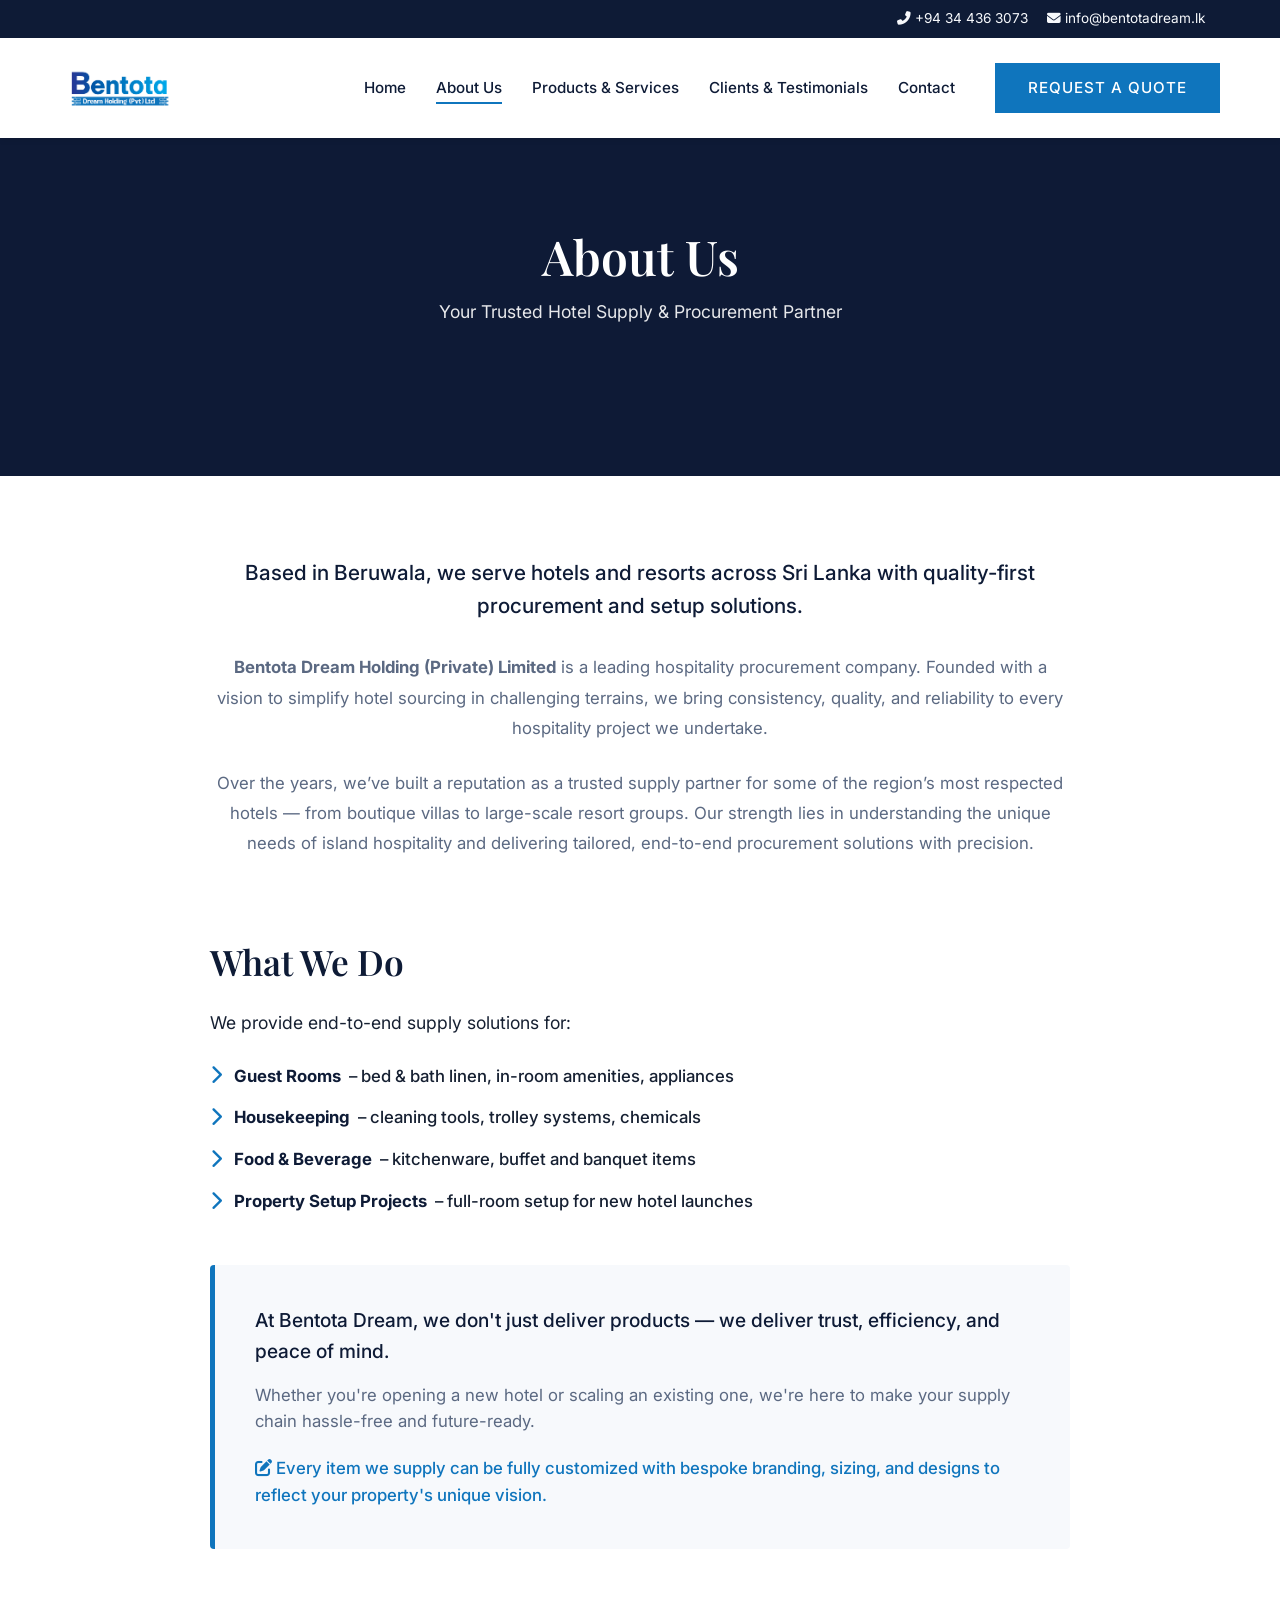
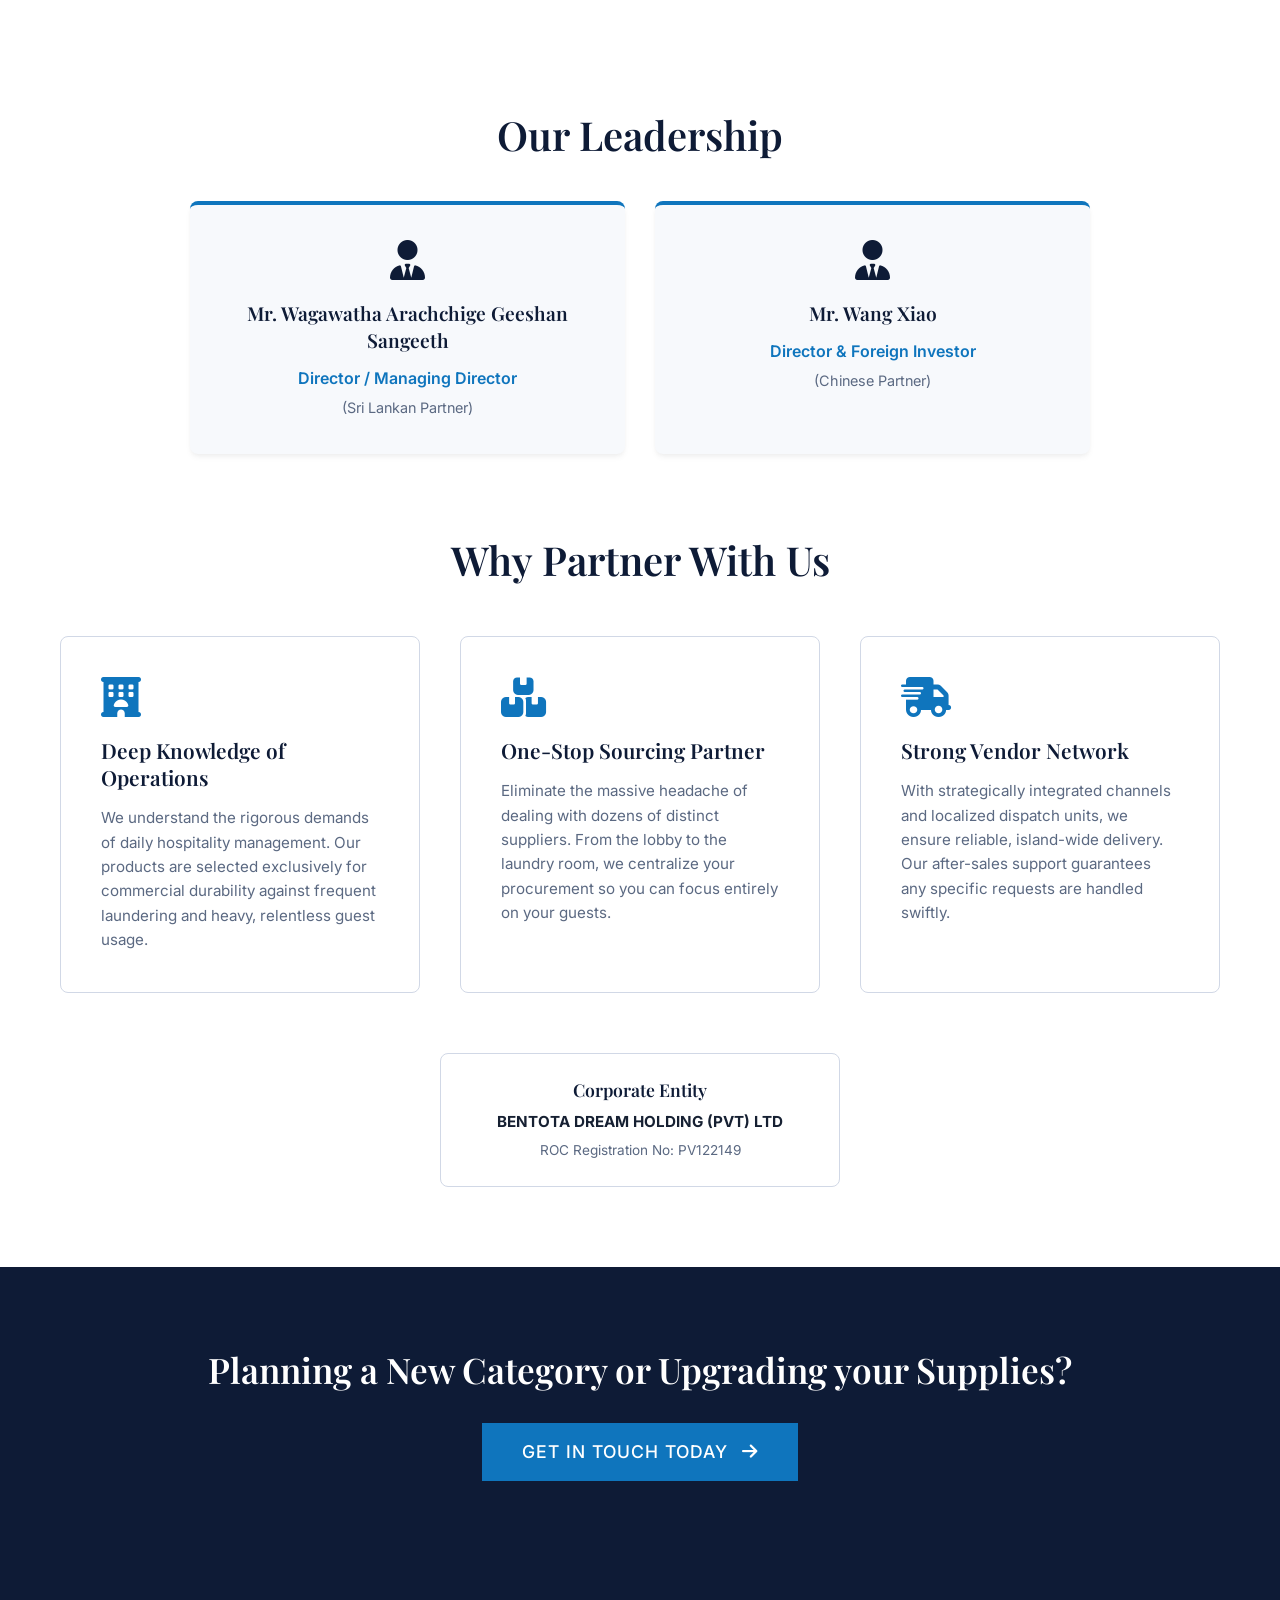
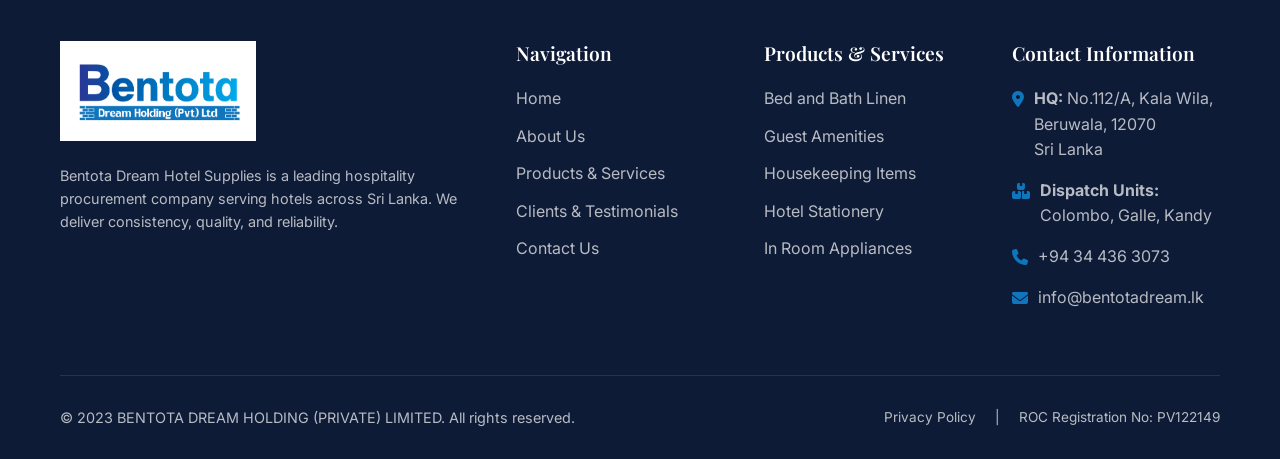
<file: about.html>
<!DOCTYPE html>
<html lang="en">

<head>
    <meta charset="UTF-8">
    <meta name="viewport" content="width=device-width, initial-scale=1.0">
    <title>About Us | Bentota Dream Hotel Supplies</title>
    <meta name="description"
        content="Learn about BENTOTA DREAM HOLDING (PRIVATE) LIMITED, your dependable Sri Lanka-based hospitality supply and procurement partner.">
    <link rel="stylesheet" href="assets/css/style.css">
    <link rel="stylesheet" href="https://cdnjs.cloudflare.com/ajax/libs/font-awesome/6.4.0/css/all.min.css">
    <link rel="icon" type="image/png" href="images/favicon.png">
    <style>
        header {
            top: 38px;
        }

        header.scrolled {
            top: 0;
        }

        .values-grid {
            display: grid;
            grid-template-columns: repeat(auto-fit, minmax(300px, 1fr));
            gap: 40px;
        }

        .value-card {
            padding: 40px;
            border-radius: 8px;
            text-align: left;
            transition: var(--transition);
        }

        .value-card:hover {
            transform: translateY(-5px);
            box-shadow: var(--shadow-md);
        }

        .value-card i {
            font-size: 2.5rem;
            margin-bottom: 20px;
        }

        .value-card h4 {
            font-size: 1.3rem;
            margin-bottom: 15px;
        }

        .value-card p {
            font-size: 0.95rem;
            line-height: 1.6;
        }

        .legal-box {
            background: var(--white);
            border: 1px solid var(--border-color);
            padding: 25px;
            border-radius: 8px;
            text-align: center;
        }

        .page-banner {
            margin-top: 38px;
        }

        @media (max-width: 992px) {
            header {
                top: 0;
            }

            .top-bar {
                display: none;
            }

            .page-banner {
                margin-top: 0;
            }
        }
    </style>
</head>

<body>

    <!-- Top Bar -->
    <div class="top-bar">
        <div class="container" style="display: flex; justify-content: flex-end; align-items: center;">
            <div>
                <a href="tel:+94344363073"><i class="fas fa-phone-alt"></i> +94 34 436 3073</a>
                <a href="mailto:info@bentotadream.lk"><i class="fas fa-envelope"></i> info@bentotadream.lk</a>
            </div>
        </div>
    </div>

    <!-- Header Navigation -->
    <header class="scrolled">
        <div class="container navbar">
            <a href="home" class="logo-link"><img src="images/logo.jpg" alt="Bentota Dream Logo"></a>

            <nav class="nav-links">
                <a href="home" class="nav-link">Home</a>
                <a href="about" class="nav-link active">About Us</a>
                <a href="products" class="nav-link">Products & Services</a>
                <a href="clients" class="nav-link">Clients & Testimonials</a>
                <a href="contact" class="nav-link">Contact</a>
                <a href="contact" class="btn btn-primary" style="margin-left: 10px;">Request a Quote</a>
            </nav>

            <button class="hamburger">
                <i class="fas fa-bars"></i>
            </button>
        </div>
    </header>

    <!-- Page Banner -->
    <div class="page-banner">
        <div class="page-banner-content container">
            <h1>About Us</h1>
            <p>Your Trusted Hotel Supply & Procurement Partner</p>
        </div>
    </div>

    <!-- Intro Narrative -->
    <section class="section section-light" style="padding-bottom: 40px;">
        <div class="container" style="max-width: 900px; text-align: center;">
            <p style="font-size: 1.3rem; color: var(--primary); margin-bottom: 30px; font-weight: 500;">
                Based in Beruwala, we serve hotels and resorts across Sri Lanka with quality-first procurement and setup
                solutions.
            </p>

            <p style="color: var(--text-light); margin-bottom: 25px; font-size: 1.05rem; line-height: 1.8;">
                <strong>Bentota Dream Holding (Private) Limited</strong> is a leading hospitality procurement company.
                Founded with a vision to simplify hotel sourcing in challenging terrains, we bring consistency, quality,
                and reliability to every hospitality project we undertake.
            </p>

            <p style="color: var(--text-light); font-size: 1.05rem; line-height: 1.8;">
                Over the years, we’ve built a reputation as a trusted supply partner for some of the region’s most
                respected hotels — from boutique villas to large-scale resort groups. Our strength lies in understanding
                the unique needs of island hospitality and delivering tailored, end-to-end procurement solutions with
                precision.
            </p>
        </div>
    </section>

    <!-- What We Do -->
    <section class="section" style="background-color: var(--white); padding-top: 40px;">
        <div class="container" style="max-width: 900px;">
            <h2 style="font-size: 2.2rem; margin-bottom: 25px; color: var(--primary);">What We Do</h2>
            <p style="margin-bottom: 25px; font-size: 1.1rem; color: var(--text-dark);">We provide end-to-end supply
                solutions for:</p>

            <ul class="why-us-list" style="margin-top: 0; font-size: 1.1rem;">
                <li style="margin-bottom: 15px;"><i class="fas fa-chevron-right" style="color: var(--secondary);"></i>
                    <span style="margin-right: 8px; color: var(--primary);"><strong>Guest Rooms</strong></span> – bed &
                    bath linen, in-room amenities, appliances</li>
                <li style="margin-bottom: 15px;"><i class="fas fa-chevron-right" style="color: var(--secondary);"></i>
                    <span style="margin-right: 8px; color: var(--primary);"><strong>Housekeeping</strong></span> –
                    cleaning tools, trolley systems, chemicals</li>
                <li style="margin-bottom: 15px;"><i class="fas fa-chevron-right" style="color: var(--secondary);"></i>
                    <span style="margin-right: 8px; color: var(--primary);"><strong>Food & Beverage</strong></span> –
                    kitchenware, buffet and banquet items</li>
                <li style="margin-bottom: 15px;"><i class="fas fa-chevron-right" style="color: var(--secondary);"></i>
                    <span style="margin-right: 8px; color: var(--primary);"><strong>Property Setup
                            Projects</strong></span> – full-room setup for new hotel launches</li>
            </ul>

            <div
                style="margin-top: 50px; padding: 40px; background: var(--bg-color); border-left: 5px solid var(--secondary); border-radius: 4px;">
                <p style="font-size: 1.2rem; color: var(--primary); margin-bottom: 15px; font-weight: 500;">At Bentota
                    Dream, we don't just deliver products — we deliver trust, efficiency, and peace of mind.</p>
                <p style="margin-bottom: 20px; color: var(--text-light); font-size: 1.05rem;">Whether you're opening a new
                    hotel or scaling an existing one, we're here to make your supply chain hassle-free and future-ready.
                </p>
                <p style="margin-bottom: 0; color: var(--secondary); font-size: 1.05rem; font-weight: 500;">
                    <i class="fas fa-edit"></i> Every item we supply can be fully customized with bespoke branding, sizing, and designs to reflect your property's unique vision.
                </p>
            </div>
        </div>
    </section>
 
    <!-- Leadership Section -->
    <section class="section" style="background-color: var(--white); padding-bottom: 0;">
        <div class="container">
            <h2 class="section-title text-center">Our Leadership</h2>
            <div style="display: grid; grid-template-columns: repeat(auto-fit, minmax(300px, 1fr)); gap: 30px; margin-top: 40px; max-width: 900px; margin-left: auto; margin-right: auto;">
                <!-- Director 1 -->
                <div style="background: var(--bg-color); padding: 35px 25px; border-radius: 8px; border-top: 4px solid var(--secondary); text-align: center; box-shadow: var(--shadow-sm);">
                    <i class="fas fa-user-tie" style="font-size: 2.5rem; color: var(--primary); margin-bottom: 20px;"></i>
                    <h3 style="font-size: 1.2rem; color: var(--primary); margin-bottom: 12px; line-height: 1.4;">Mr. Wagawatha Arachchige Geeshan Sangeeth</h3>
                    <p style="color: var(--secondary); font-weight: 600; margin-bottom: 5px; font-size: 1rem;">Director / Managing Director</p>
                    <p style="font-size: 0.9rem; color: var(--text-light); margin-bottom: 0;">(Sri Lankan Partner)</p>
                </div>
                <!-- Director 2 -->
                <div style="background: var(--bg-color); padding: 35px 25px; border-radius: 8px; border-top: 4px solid var(--secondary); text-align: center; box-shadow: var(--shadow-sm);">
                    <i class="fas fa-user-tie" style="font-size: 2.5rem; color: var(--primary); margin-bottom: 20px;"></i>
                    <h3 style="font-size: 1.2rem; color: var(--primary); margin-bottom: 12px; line-height: 1.4;">Mr. Wang Xiao</h3>
                    <p style="color: var(--secondary); font-weight: 600; margin-bottom: 5px; font-size: 1rem;">Director & Foreign Investor</p>
                    <p style="font-size: 0.9rem; color: var(--text-light); margin-bottom: 0;">(Chinese Partner)</p>
                </div>
            </div>
        </div>
    </section>
 
    <!-- Why Us -->
    <section class="section section-light">
        <div class="container">
            <h2 class="section-title text-center">Why Partner With Us</h2>

            <div class="values-grid" style="margin-top: 50px;">
                <div class="value-card"
                    style="background: var(--white); border: 1px solid var(--border-color); color: var(--text-dark);">
                    <i class="fas fa-hotel" style="color: var(--secondary);"></i>
                    <h4 style="color: var(--primary);">Deep Knowledge of Operations</h4>
                    <p style="color: var(--text-light);">We understand the rigorous demands of daily hospitality
                        management. Our products are selected exclusively for commercial durability against frequent
                        laundering and heavy, relentless guest usage.</p>
                </div>

                <div class="value-card"
                    style="background: var(--white); border: 1px solid var(--border-color); color: var(--text-dark);">
                    <i class="fas fa-boxes" style="color: var(--secondary);"></i>
                    <h4 style="color: var(--primary);">One-Stop Sourcing Partner</h4>
                    <p style="color: var(--text-light);">Eliminate the massive headache of dealing with dozens of
                        distinct suppliers. From the lobby to the laundry room, we centralize your procurement so you
                        can focus entirely on your guests.</p>
                </div>

                <div class="value-card"
                    style="background: var(--white); border: 1px solid var(--border-color); color: var(--text-dark);">
                    <i class="fas fa-truck-fast" style="color: var(--secondary);"></i>
                    <h4 style="color: var(--primary);">Strong Vendor Network</h4>
                    <p style="color: var(--text-light);">With strategically integrated channels and localized dispatch
                        units, we ensure reliable, island-wide delivery. Our after-sales support guarantees any specific
                        requests are handled swiftly.</p>
                </div>
            </div>

            <div class="legal-box" style="max-width: 400px; margin: 60px auto 0;">
                <h3 style="margin-bottom: 8px; font-size: 1.1rem; color: var(--primary);">Corporate Entity</h3>
                <p style="color: var(--text-dark); font-size: 0.95rem;"><strong>BENTOTA DREAM HOLDING (PVT) LTD</strong>
                </p>
                <p style="color: var(--text-light); font-size: 0.85rem; margin-top: 5px;">ROC Registration No: PV122149
                </p>
            </div>
        </div>
    </section>

    <!-- CTA Setup -->
    <section class="cta-band" style="background: var(--primary); padding: 80px 0;">
        <div class="container text-center">
            <h2 style="font-size: 2.2rem; margin-bottom: 30px; color: var(--white);">Planning a New Category or
                Upgrading your Supplies?</h2>
            <a href="contact" class="btn btn-primary"
                style="background-color: var(--secondary); border: none; padding: 15px 40px; font-size: 1.1rem; text-transform: uppercase; letter-spacing: 1px;">Get
                in Touch Today <i class="fas fa-arrow-right" style="margin-left: 8px;"></i></a>
        </div>
    </section>

    <!-- Footer -->
    <footer>
        <div class="container">
            <div class="footer-grid">
                <div class="footer-col" style="grid-column: span 1;">
                    <a href="home" class="footer-logo"><img src="images/logo.jpg" alt="Bentota Dream Logo"></a>
                    <p style="font-size: 0.9rem;">Bentota Dream Hotel Supplies is a leading hospitality procurement
                        company serving hotels across Sri Lanka. We deliver consistency, quality, and reliability.</p>

                </div>

                <div class="footer-col">
                    <h3>Navigation</h3>
                    <ul class="footer-links">
                        <li><a href="home">Home</a></li>
                        <li><a href="about">About Us</a></li>
                        <li><a href="products">Products & Services</a></li>
                        <li><a href="clients">Clients & Testimonials</a></li>
                        <li><a href="contact">Contact Us</a></li>
                    </ul>
                </div>

                <div class="footer-col">
                    <h3>Products & Services</h3>
                    <ul class="footer-links">
                        <li><a href="products">Bed and Bath Linen</a></li>
                        <li><a href="products">Guest Amenities</a></li>
                        <li><a href="products">Housekeeping Items</a></li>
                        <li><a href="products">Hotel Stationery</a></li>
                        <li><a href="products">In Room Appliances</a></li>

                    </ul>
                </div>

                <div class="footer-col">
                    <h3>Contact Information</h3>
                    <ul class="footer-contact">
                        <li>
                            <i class="fas fa-map-marker-alt"></i>
                            <span><strong>HQ:</strong> No.112/A, Kala Wila, Beruwala, 12070<br>Sri Lanka</span>
                        </li>
                        <li>
                            <i class="fas fa-boxes"></i>
                            <span><strong>Dispatch Units:</strong> Colombo, Galle, Kandy</span>
                        </li>
                        <li>
                            <i class="fas fa-phone"></i>
                            <span>+94 34 436 3073</span>
                        </li>
                        <li>
                            <i class="fas fa-envelope"></i>
                            <span>info@bentotadream.lk</span>
                        </li>
                    </ul>
                </div>
            </div>

            <div class="footer-bottom"
                style="display: flex; justify-content: space-between; align-items: center; flex-wrap: wrap;">
                <p>&copy; 2023 BENTOTA DREAM HOLDING (PRIVATE) LIMITED. All rights reserved.</p>
                <div style="font-size: 0.85rem;">
                    <a href="#" style="color: rgba(255,255,255,0.7); margin-right: 15px;">Privacy Policy</a> |
                    <span style="margin-left: 15px;">ROC Registration No: PV122149</span>
                </div>
            </div>
        </div>
    </footer>

    <script src="assets/js/main.js"></script>
    <script>
        document.querySelector('header').classList.add('scrolled');
        window.addEventListener('scroll', () => {
            const header = document.querySelector('header');
            if (window.scrollY > 38 && window.innerWidth > 992) {
                header.classList.add('scrolled');
            } else {
                header.classList.remove('scrolled');
                if (window.scrollY <= 38) header.classList.add('scrolled');
            }
        });
    </script>
</body>

</html>
</file>
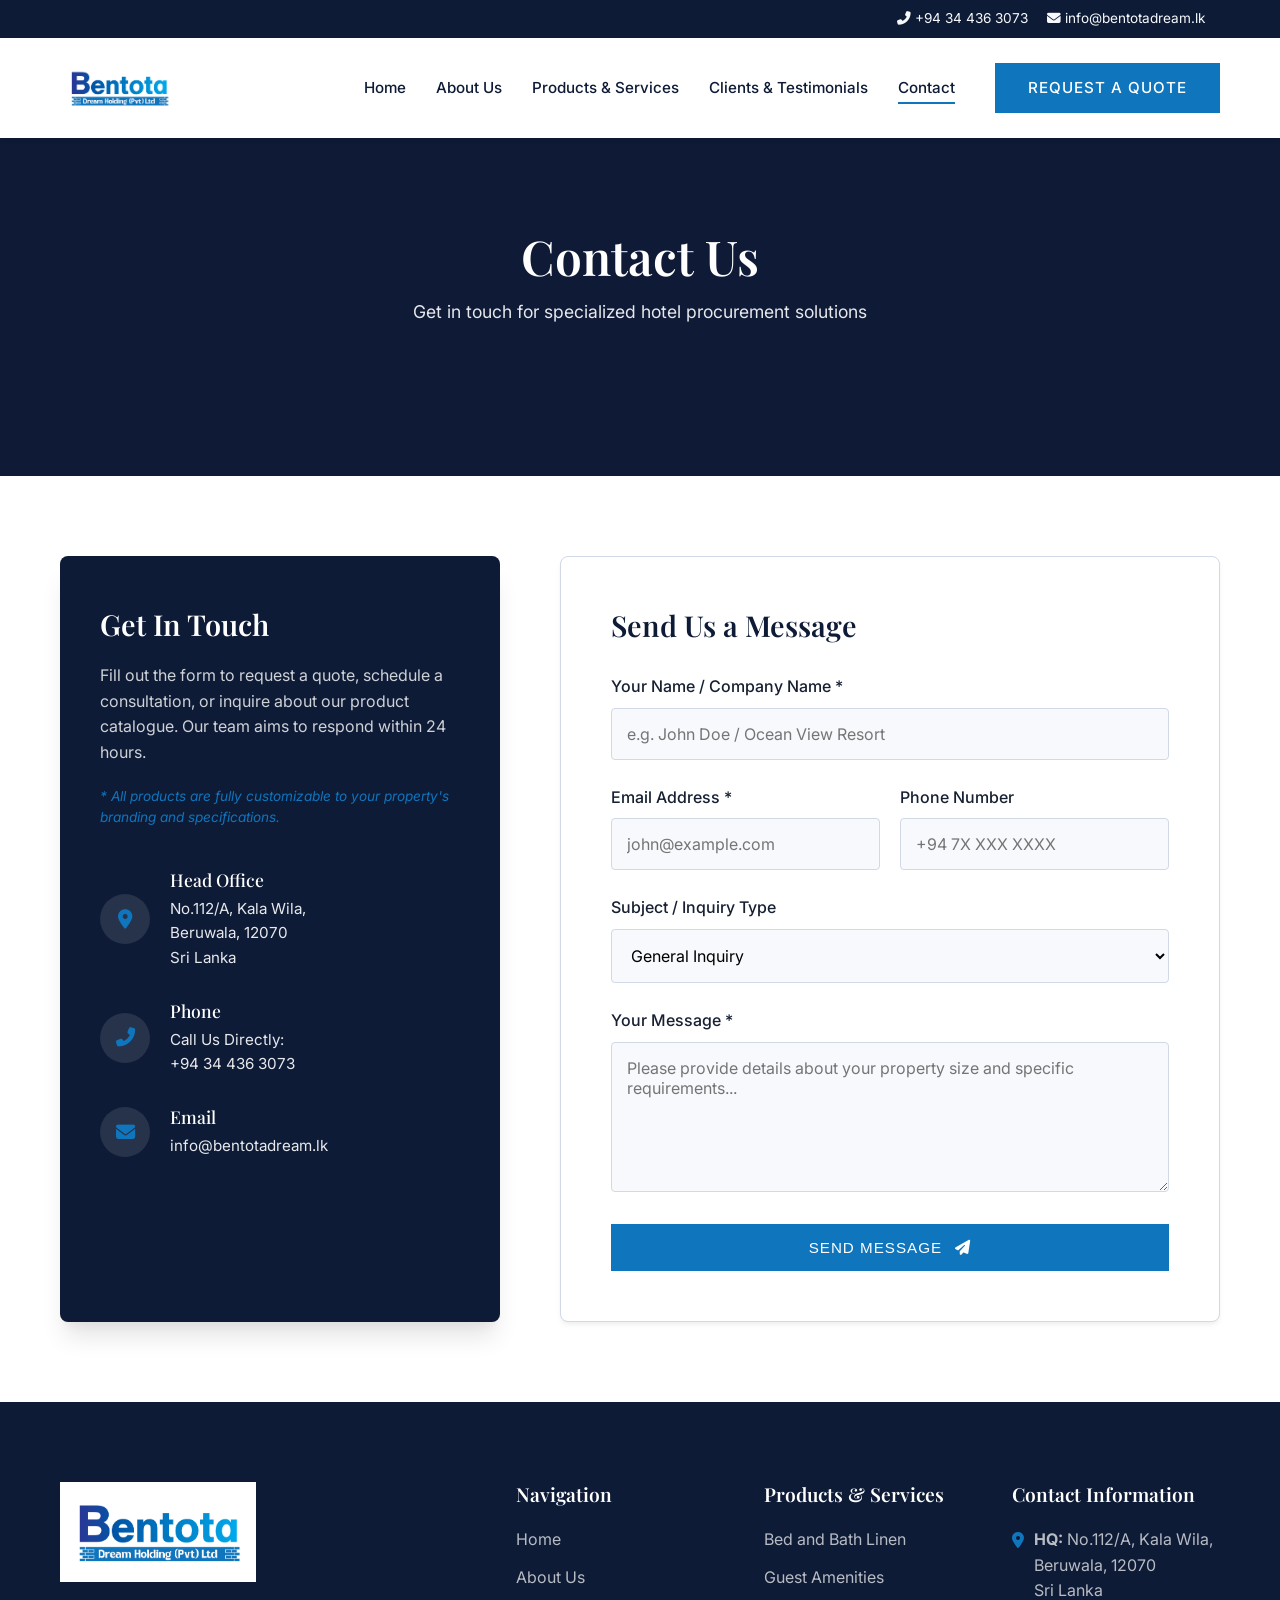
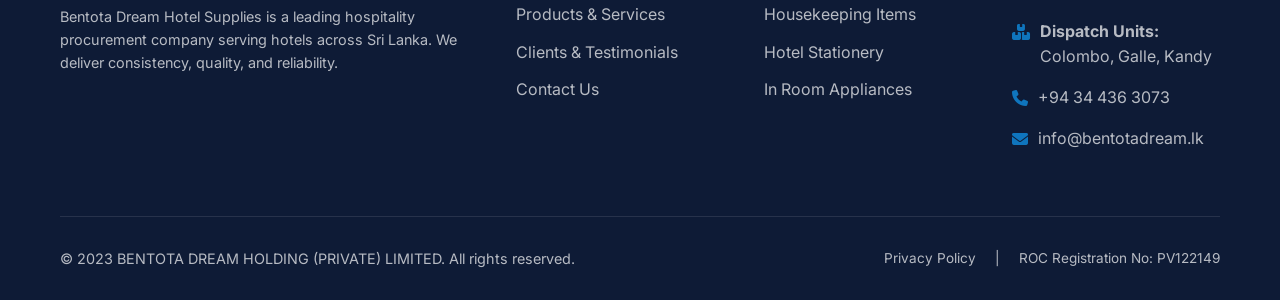
<file: contact.html>
<!DOCTYPE html>
<html lang="en">

<head>
    <meta charset="UTF-8">
    <meta name="viewport" content="width=device-width, initial-scale=1.0">
    <title>Contact Us | Bentota Dream Hotel Supplies</title>
    <meta name="description"
        content="Get in touch with Bentota Dream Holding (Private) Limited for all your hotel supply and procurement needs in Sri Lanka. Request a customized quote today.">
    <link rel="stylesheet" href="assets/css/style.css">
    <link rel="stylesheet" href="https://cdnjs.cloudflare.com/ajax/libs/font-awesome/6.4.0/css/all.min.css">
    <link rel="icon" type="image/png" href="images/favicon.png">
    <style>
        header {
            top: 38px;
        }

        /* Push down for top bar */
        header.scrolled {
            top: 0;
        }

        .contact-grid {
            display: grid;
            grid-template-columns: 1fr 1.5fr;
            gap: 60px;
        }

        .contact-info-card {
            background: var(--primary);
            color: var(--white);
            padding: 50px 40px;
            border-radius: 8px;
            box-shadow: var(--shadow-lg);
            height: 100%;
        }

        .contact-info-card h3 {
            font-size: 1.8rem;
            margin-bottom: 20px;
        }

        .contact-info-card p {
            color: rgba(255, 255, 255, 0.8);
            margin-bottom: 40px;
        }

        .contact-method {
            display: flex;
            align-items: center;
            margin-bottom: 30px;
        }

        .contact-method i {
            display: flex;
            align-items: center;
            justify-content: center;
            width: 50px;
            height: 50px;
            background: rgba(255, 255, 255, 0.1);
            border-radius: 50%;
            font-size: 1.2rem;
            color: var(--secondary);
            margin-right: 20px;
            flex-shrink: 0;
            transition: var(--transition);
        }

        .contact-method:hover i {
            background: var(--secondary);
            color: var(--white);
        }

        .method-details h4 {
            font-size: 1.1rem;
            margin-bottom: 5px;
            font-weight: 500;
        }

        .method-details p {
            margin-bottom: 0;
            color: rgba(255, 255, 255, 0.9);
            font-size: 0.95rem;
        }

        /* Form Styles */
        .contact-form-wrapper {
            background: var(--white);
            padding: 50px;
            border-radius: 8px;
            box-shadow: var(--shadow-sm);
            border: 1px solid var(--border-color);
        }

        .contact-form-wrapper h3 {
            font-size: 1.8rem;
            margin-bottom: 30px;
            color: var(--primary);
        }

        .form-group {
            margin-bottom: 25px;
        }

        .form-group label {
            display: block;
            margin-bottom: 8px;
            font-weight: 500;
            color: var(--text-dark);
        }

        .form-control {
            width: 100%;
            padding: 15px;
            border: 1px solid var(--border-color);
            border-radius: 4px;
            font-family: inherit;
            font-size: 1rem;
            transition: var(--transition);
            background: var(--bg-color);
        }

        .form-control:focus {
            outline: none;
            border-color: var(--secondary);
            box-shadow: 0 0 0 3px rgba(15, 117, 189, 0.1);
        }

        textarea.form-control {
            resize: vertical;
            min-height: 150px;
        }



        /* Banner adjustment */
        .page-banner {
            background-position: center;
            margin-top: 38px;
        }

        @media (max-width: 992px) {
            .contact-grid {
                grid-template-columns: 1fr;
            }

            .contact-form-wrapper {
                padding: 30px;
            }

            .contact-info-card {
                padding: 40px 30px;
            }

            header {
                top: 0;
            }

            .top-bar {
                display: none;
            }

            .page-banner {
                margin-top: 0;
            }
        }
    </style>
</head>

<body>

    <!-- Top Bar -->
    <div class="top-bar">
        <div class="container" style="display: flex; justify-content: flex-end; align-items: center;">
            <div>
                <a href="tel:+94344363073"><i class="fas fa-phone-alt"></i> +94 34 436 3073</a>
                <a href="mailto:info@bentotadream.lk"><i class="fas fa-envelope"></i> info@bentotadream.lk</a>
            </div>
        </div>
    </div>

    <!-- Header Navigation -->
    <header class="scrolled">
        <div class="container navbar">
            <a href="home" class="logo-link"><img src="images/logo.jpg" alt="Bentota Dream Logo"></a>

            <nav class="nav-links">
                <a href="home" class="nav-link">Home</a>
                <a href="about" class="nav-link">About Us</a>
                <a href="products" class="nav-link">Products & Services</a>
                <a href="clients" class="nav-link">Clients & Testimonials</a>
                <a href="contact" class="nav-link active">Contact</a>
                <a href="contact" class="btn btn-primary" style="margin-left: 10px;">Request a Quote</a>
            </nav>

            <button class="hamburger">
                <i class="fas fa-bars"></i>
            </button>
        </div>
    </header>

    <!-- Page Banner -->
    <div class="page-banner">
        <div class="page-banner-content container">
            <h1>Contact Us</h1>
            <p>Get in touch for specialized hotel procurement solutions</p>
        </div>
    </div>

    <!-- Contact Section -->
    <section class="section section-light" style="padding-top: 80px;">
        <div class="container">
            <div class="contact-grid">

                <!-- Contact Info -->
                <div>
                    <div class="contact-info-card">
                        <h3>Get In Touch</h3>
                        <p>Fill out the form to request a quote, schedule a consultation, or inquire about our product
                            catalogue. Our team aims to respond within 24 hours.</p>
                        <p style="margin-top: -20px; font-size: 0.85rem; font-style: italic; color: var(--secondary);">* All products are fully customizable to your property's branding and specifications.</p>

                        <div class="contact-method">
                            <i class="fas fa-map-marker-alt"></i>
                            <div class="method-details">
                                <h4>Head Office</h4>
                                <p>No.112/A, Kala Wila,<br>Beruwala, 12070<br>Sri Lanka</p>
                            </div>
                        </div>

                        <div class="contact-method">
                            <i class="fas fa-phone-alt"></i>
                            <div class="method-details">
                                <h4>Phone</h4>
                                <p>Call Us Directly:<br>+94 34 436 3073</p>
                            </div>
                        </div>

                        <div class="contact-method">
                            <i class="fas fa-envelope"></i>
                            <div class="method-details">
                                <h4>Email</h4>
                                <p>info@bentotadream.lk</p>
                            </div>
                        </div>
                    </div>
                </div>

                <!-- Contact Form -->
                <div>
                    <div class="contact-form-wrapper">
                        <h3>Send Us a Message</h3>

                        <div id="form-message"
                            style="display: none; padding: 15px; margin-bottom: 20px; border-radius: 4px;"></div>

                        <form id="contactForm">
                            <div class="form-group">
                                <label for="name">Your Name / Company Name *</label>
                                <input type="text" id="name" name="name" class="form-control" required
                                    placeholder="e.g. John Doe / Ocean View Resort">
                            </div>

                            <div style="display: grid; grid-template-columns: 1fr 1fr; gap: 20px;">
                                <div class="form-group">
                                    <label for="email">Email Address *</label>
                                    <input type="email" id="email" name="email" class="form-control" required
                                        placeholder="john@example.com">
                                </div>
                                <div class="form-group">
                                    <label for="phone">Phone Number</label>
                                    <input type="tel" id="phone" name="phone" class="form-control"
                                        placeholder="+94 7X XXX XXXX">
                                </div>
                            </div>

                            <div class="form-group">
                                <label for="subject">Subject / Inquiry Type</label>
                                <select id="subject" name="subject" class="form-control">
                                    <option value="General Inquiry">General Inquiry</option>
                                    <option value="Request a Quote">Request a Quote</option>
                                    <option value="Property Setup">Property Setup</option>
                                    <option value="Hotel Linen">Hotel Linen</option>
                                    <option value="Guest Amenities">Guest Amenities</option>
                                    <option value="Housekeeping">Housekeeping Items</option>
                                </select>
                            </div>

                            <div class="form-group">
                                <label for="message">Your Message *</label>
                                <textarea id="message" name="message" class="form-control" required
                                    placeholder="Please provide details about your property size and specific requirements..."></textarea>
                            </div>

                            <button type="submit" class="btn btn-primary"
                                style="width: 100%; border: none; cursor: pointer; padding: 15px;">Send Message <i
                                    class="fas fa-paper-plane" style="margin-left: 8px;"></i></button>
                        </form>
                    </div>
                </div>

            </div>
        </div>
    </section>



    <!-- Footer -->
    <footer>
        <div class="container">
            <div class="footer-grid">
                <div class="footer-col" style="grid-column: span 1;">
                    <a href="home" class="footer-logo"><img src="images/logo.jpg" alt="Bentota Dream Logo"></a>
                    <p style="font-size: 0.9rem;">Bentota Dream Hotel Supplies is a leading hospitality procurement
                        company serving hotels across Sri Lanka. We deliver consistency, quality, and reliability.</p>

                </div>

                <div class="footer-col">
                    <h3>Navigation</h3>
                    <ul class="footer-links">
                        <li><a href="home">Home</a></li>
                        <li><a href="about">About Us</a></li>
                        <li><a href="products">Products & Services</a></li>
                        <li><a href="clients">Clients & Testimonials</a></li>
                        <li><a href="contact">Contact Us</a></li>
                    </ul>
                </div>

                <div class="footer-col">
                    <h3>Products & Services</h3>
                    <ul class="footer-links">
                        <li><a href="products">Bed and Bath Linen</a></li>
                        <li><a href="products">Guest Amenities</a></li>
                        <li><a href="products">Housekeeping Items</a></li>
                        <li><a href="products">Hotel Stationery</a></li>
                        <li><a href="products">In Room Appliances</a></li>

                    </ul>
                </div>

                <div class="footer-col">
                    <h3>Contact Information</h3>
                    <ul class="footer-contact">
                        <li>
                            <i class="fas fa-map-marker-alt"></i>
                            <span><strong>HQ:</strong> No.112/A, Kala Wila, Beruwala, 12070<br>Sri Lanka</span>
                        </li>
                        <li>
                            <i class="fas fa-boxes"></i>
                            <span><strong>Dispatch Units:</strong> Colombo, Galle, Kandy</span>
                        </li>
                        <li>
                            <i class="fas fa-phone"></i>
                            <span>+94 34 436 3073</span>
                        </li>
                        <li>
                            <i class="fas fa-envelope"></i>
                            <span>info@bentotadream.lk</span>
                        </li>
                    </ul>
                </div>
            </div>

            <div class="footer-bottom"
                style="display: flex; justify-content: space-between; align-items: center; flex-wrap: wrap;">
                <p>&copy; 2023 BENTOTA DREAM HOLDING (PRIVATE) LIMITED. All rights reserved.</p>
                <div style="font-size: 0.85rem;">
                    <a href="#" style="color: rgba(255,255,255,0.7); margin-right: 15px;">Privacy Policy</a> |
                    <span style="margin-left: 15px;">ROC Registration No: PV122149</span>
                </div>
            </div>
        </div>
    </footer>

    <script src="assets/js/main.js"></script>
    <script>
        document.querySelector('header').classList.add('scrolled');
        window.addEventListener('scroll', () => {
            const header = document.querySelector('header');
            if (window.scrollY > 38 && window.innerWidth > 992) {
                header.classList.add('scrolled');
            } else {
                header.classList.remove('scrolled');
                if (window.scrollY <= 38) header.classList.add('scrolled');
            }
        });

        // Form submission logic (same as previous implementation)
        document.getElementById('contactForm').addEventListener('submit', function (e) {
            e.preventDefault();

            const btn = this.querySelector('button[type="submit"]');
            const msgBox = document.getElementById('form-message');

            btn.innerHTML = 'Sending... <i class="fas fa-spinner fa-spin" style="margin-left: 8px;"></i>';
            btn.disabled = true;

            const formData = new FormData(this);

            fetch('contact.php', {
                method: 'POST',
                body: formData
            })
                .then(response => {
                    if (response.ok) {
                        msgBox.style.display = 'block';
                        msgBox.style.backgroundColor = 'rgba(46, 204, 113, 0.1)';
                        msgBox.style.color = 'var(--success)';
                        msgBox.style.border = '1px solid var(--success)';
                        msgBox.innerHTML = '<i class="fas fa-check-circle"></i> Your message has been sent successfully! We will get back to you soon.';
                        this.reset();
                    } else {
                        throw new Error('Server returned an error');
                    }
                })
                .catch(error => {
                    msgBox.style.display = 'block';
                    msgBox.style.backgroundColor = 'rgba(231, 76, 60, 0.1)';
                    msgBox.style.color = 'var(--danger)';
                    msgBox.style.border = '1px solid var(--danger)';
                    msgBox.innerHTML = '<i class="fas fa-exclamation-circle"></i> Sorry, there was an error sending your message. Please try again or contact us directly via email.';
                })
                .finally(() => {
                    btn.innerHTML = 'Send Message <i class="fas fa-paper-plane" style="margin-left: 8px;"></i>';
                    btn.disabled = false;
                });
        });

        // Auto-select subject based on URL parameter
        window.addEventListener('DOMContentLoaded', (event) => {
            const urlParams = new URLSearchParams(window.location.search);
            const subjectParam = urlParams.get('subject');
            if (subjectParam) {
                const selectElement = document.getElementById('subject');
                const optionExists = Array.from(selectElement.options).some(option => option.value === subjectParam);

                if (optionExists) {
                    selectElement.value = subjectParam;
                } else {
                    // Create new option if it doesn't exist
                    const newOption = new Option(subjectParam, subjectParam);
                    selectElement.add(newOption);
                    selectElement.value = subjectParam;
                }
            }
        });
    </script>
</body>

</html>
</file>
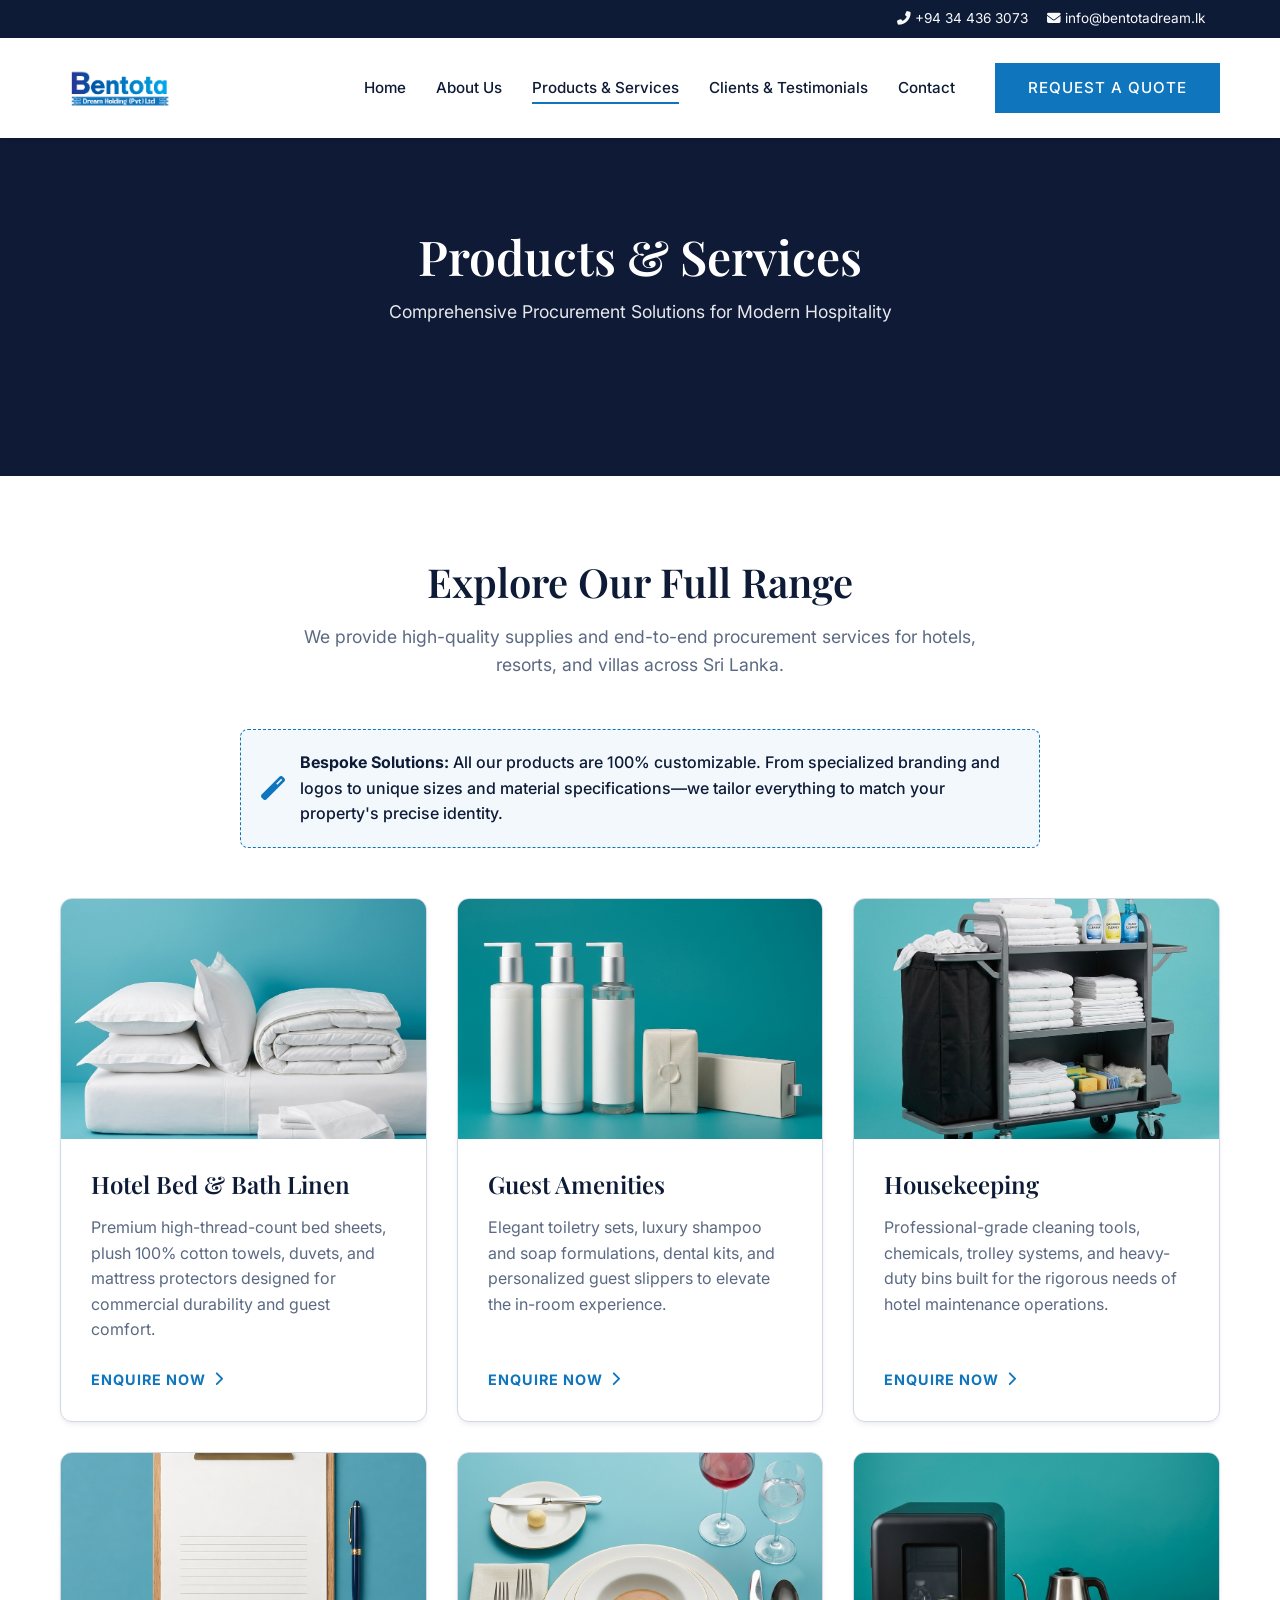
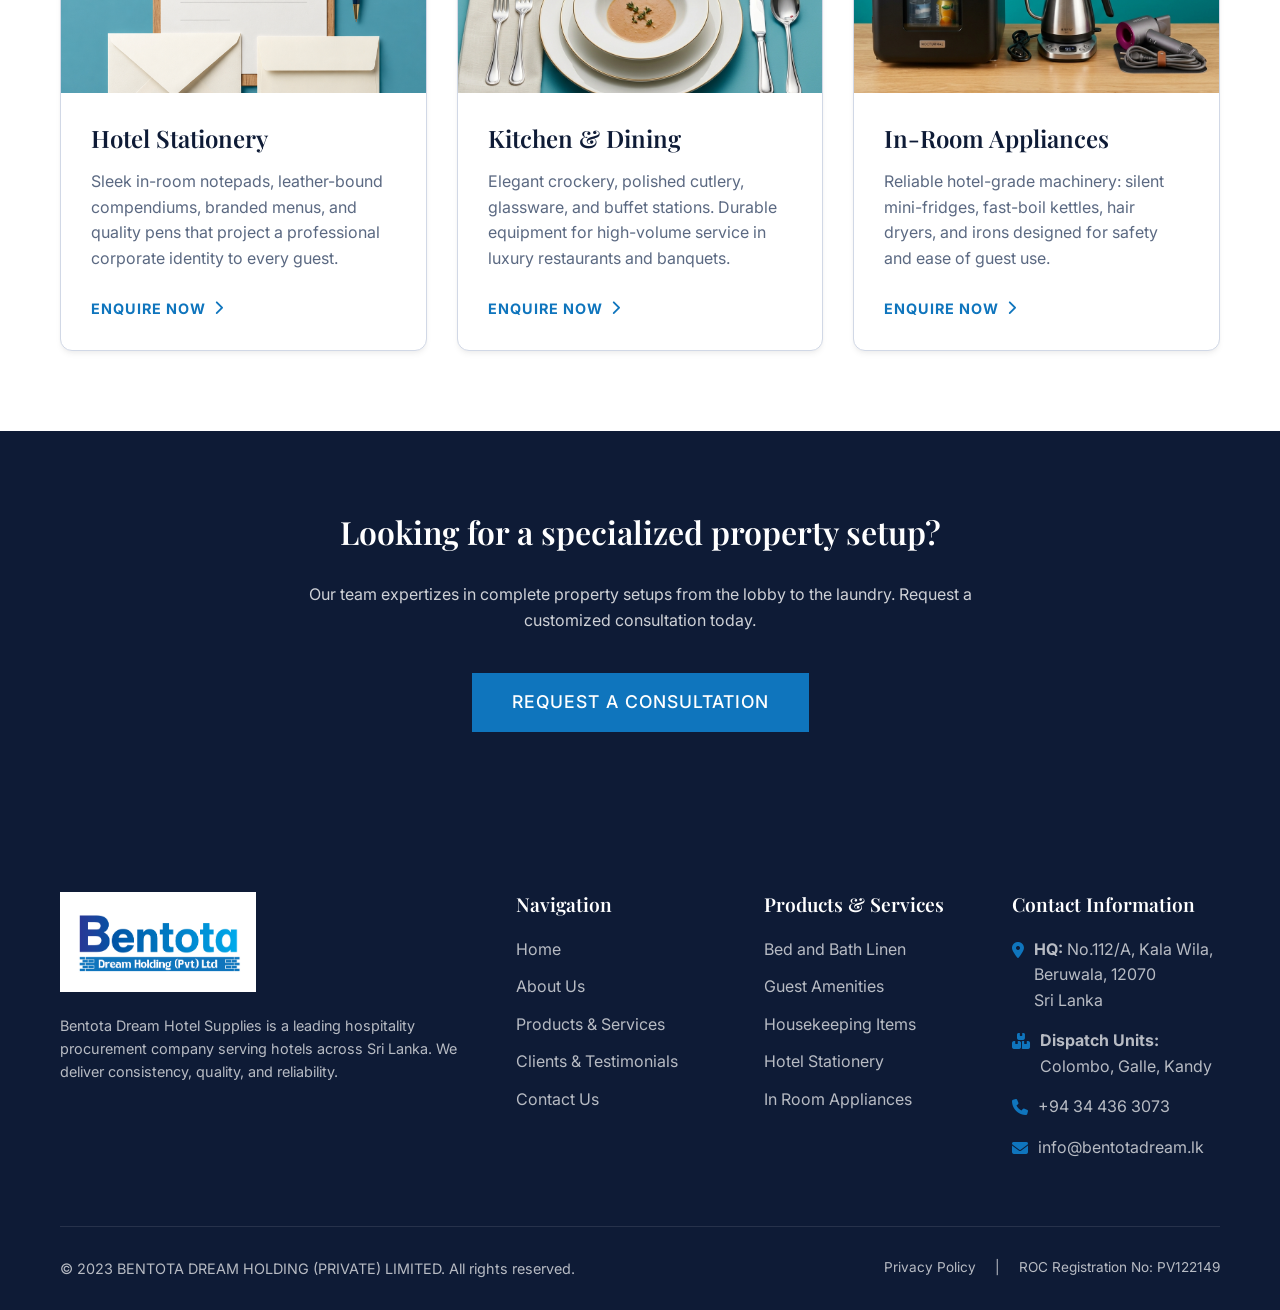
<file: products.html>
<!DOCTYPE html>
<html lang="en">

<head>
    <meta charset="UTF-8">
    <meta name="viewport" content="width=device-width, initial-scale=1.0">
    <title>Hotel Supplies & Procurement Solutions | Bentota Dream Hotel Supplies</title>
    <meta name="description"
        content="Explore our comprehensive range of hospitality procurement categories including hotel linen, toiletries, housekeeping supplies, and complete setup solutions.">
    <link rel="stylesheet" href="assets/css/style.css">
    <link rel="stylesheet" href="https://cdnjs.cloudflare.com/ajax/libs/font-awesome/6.4.0/css/all.min.css">
    <link rel="icon" type="image/png" href="images/favicon.png">
    <style>
        header {
            top: 38px;
        }

        header.scrolled {
            top: 0;
        }

        .page-banner {
            margin-top: 38px;
        }

        @media (max-width: 992px) {
            header {
                top: 0;
            }

            .top-bar {
                display: none;
            }

            .page-banner {
                margin-top: 0;
            }
        }
    </style>
</head>

<body>

    <!-- Top Bar -->
    <div class="top-bar">
        <div class="container" style="display: flex; justify-content: flex-end; align-items: center;">
            <div>
                <a href="tel:+94344363073"><i class="fas fa-phone-alt"></i> +94 34 436 3073</a>
                <a href="mailto:info@bentotadream.lk"><i class="fas fa-envelope"></i> info@bentotadream.lk</a>
            </div>
        </div>
    </div>

    <!-- Header Navigation -->
    <header class="scrolled">
        <div class="container navbar">
            <a href="home" class="logo-link"><img src="images/logo.jpg" alt="Bentota Dream Logo"></a>

            <nav class="nav-links">
                <a href="home" class="nav-link">Home</a>
                <a href="about" class="nav-link">About Us</a>
                <a href="products" class="nav-link active">Products & Services</a>
                <a href="clients" class="nav-link">Clients & Testimonials</a>
                <a href="contact" class="nav-link">Contact</a>
                <a href="contact" class="btn btn-primary" style="margin-left: 10px;">Request a Quote</a>
            </nav>

            <button class="hamburger">
                <i class="fas fa-bars"></i>
            </button>
        </div>
    </header>

    <!-- Page Banner -->
    <div class="page-banner">
        <div class="page-banner-content container">
            <h1>Products & Services</h1>
            <p>Comprehensive Procurement Solutions for Modern Hospitality</p>
        </div>
    </div>

    <!-- Product Grid Section -->
    <section class="section section-light">
        <div class="container">
            <div class="text-center">
                <h2 class="section-title">Explore Our Full Range</h2>
                <p class="section-subtitle">We provide high-quality supplies and end-to-end procurement services for
                    hotels, resorts, and villas across Sri Lanka.</p>
                
                <div style="background: rgba(15, 117, 189, 0.05); border: 1px dashed var(--secondary); padding: 20px; border-radius: 8px; max-width: 800px; margin: 0 auto 40px; display: flex; align-items: center; justify-content: center; gap: 15px;">
                    <i class="fas fa-magic" style="font-size: 1.5rem; color: var(--secondary);"></i>
                    <p style="margin-bottom: 0; font-weight: 500; color: var(--primary); text-align: left;">
                        <strong>Bespoke Solutions:</strong> All our products are 100% customizable. From specialized branding and logos to unique sizes and material specifications—we tailor everything to match your property's precise identity.
                    </p>
                </div>
            </div>

            <div class="product-grid">

                <!-- Category 1 -->
                <div class="product-card">
                    <div class="product-card-img">
                        <img src="images/products/hotel_linen_teal.png"
                            alt="Premium Hotel Bed & Bath Linen">
                    </div>
                    <div class="product-card-body">
                        <h3 class="product-card-title">Hotel Bed & Bath Linen</h3>
                        <p class="product-card-text">Premium high-thread-count bed sheets, plush 100% cotton towels,
                            duvets, and mattress protectors designed for commercial durability and guest comfort.</p>
                        <a href="contact.html?subject=Inquiry: Bed & Bath Linen" class="product-card-link">Enquire Now
                            <i class="fas fa-chevron-right"></i></a>
                    </div>
                </div>

                <!-- Category 2 -->
                <div class="product-card">
                    <div class="product-card-img">
                        <img src="images/products/guest_amenities_teal.png"
                            alt="Luxury Guest Amenities">
                    </div>
                    <div class="product-card-body">
                        <h3 class="product-card-title">Guest Amenities</h3>
                        <p class="product-card-text">Elegant toiletry sets, luxury shampoo and soap formulations, dental
                            kits, and personalized guest slippers to elevate the in-room experience.</p>
                        <a href="contact.html?subject=Inquiry: Guest Amenities" class="product-card-link">Enquire Now <i
                                class="fas fa-chevron-right"></i></a>
                    </div>
                </div>

                <!-- Category 3 -->
                <div class="product-card">
                    <div class="product-card-img">
                        <img src="images/products/housekeeping_trolley_teal.png"
                            alt="Professional Housekeeping Solutions">
                    </div>
                    <div class="product-card-body">
                        <h3 class="product-card-title">Housekeeping</h3>
                        <p class="product-card-text">Professional-grade cleaning tools, chemicals, trolley systems, and
                            heavy-duty bins built for the rigorous needs of hotel maintenance operations.</p>
                        <a href="contact.html?subject=Inquiry: Housekeeping" class="product-card-link">Enquire Now <i
                                class="fas fa-chevron-right"></i></a>
                    </div>
                </div>

                <!-- Category 4 -->
                <div class="product-card">
                    <div class="product-card-img">
                        <img src="images/products/hotel_stationery_teal.png"
                            alt="Elegant Hotel Stationery">
                    </div>
                    <div class="product-card-body">
                        <h3 class="product-card-title">Hotel Stationery</h3>
                        <p class="product-card-text">Sleek in-room notepads, leather-bound compendiums, branded menus,
                            and quality pens that project a professional corporate identity to every guest.</p>
                        <a href="contact.html?subject=Inquiry: Hotel Stationery" class="product-card-link">Enquire Now
                            <i class="fas fa-chevron-right"></i></a>
                    </div>
                </div>

                <!-- Category 5 -->
                <div class="product-card">
                    <div class="product-card-img">
                        <img src="images/products/kitchen_dining_teal.png"
                            alt="Luxury Kitchen & Diningware">
                    </div>
                    <div class="product-card-body">
                        <h3 class="product-card-title">Kitchen & Dining</h3>
                        <p class="product-card-text">Elegant crockery, polished cutlery, glassware, and buffet stations.
                            Durable equipment for high-volume service in luxury restaurants and banquets.</p>
                        <a href="contact.html?subject=Inquiry: Kitchen & Dining" class="product-card-link">Enquire Now
                            <i class="fas fa-chevron-right"></i></a>
                    </div>
                </div>

                <!-- Category 6 -->
                <div class="product-card">
                    <div class="product-card-img">
                        <img src="images/products/in_room_appliances_teal.png"
                            alt="Premium In-Room Appliances">
                    </div>
                    <div class="product-card-body">
                        <h3 class="product-card-title">In-Room Appliances</h3>
                        <p class="product-card-text">Reliable hotel-grade machinery: silent mini-fridges, fast-boil
                            kettles, hair dryers, and irons designed for safety and ease of guest use.</p>
                        <a href="contact.html?subject=Inquiry: In-Room Appliances" class="product-card-link">Enquire Now
                            <i class="fas fa-chevron-right"></i></a>
                    </div>
                </div>



            </div>
        </div>
    </section>

    <!-- Quick Inquiry Band -->
    <section class="cta-band" style="background: var(--primary); padding: 80px 0;">
        <div class="container text-center">
            <h2 style="font-size: 2rem; margin-bottom: 30px; color: var(--white);">Looking for a specialized property
                setup?</h2>
            <p
                style="color: rgba(255,255,255,0.8); margin-bottom: 40px; max-width: 700px; margin-left: auto; margin-right: auto;">
                Our team expertizes in complete property setups from the lobby to the laundry. Request a customized
                consultation today.</p>
            <a href="contact" class="btn btn-primary"
                style="background-color: var(--secondary); border: none; padding: 15px 40px; font-size: 1.1rem;">Request
                a Consultation</a>
        </div>
    </section>

    <!-- Footer -->
    <footer>
        <div class="container">
            <div class="footer-grid">
                <div class="footer-col" style="grid-column: span 1;">
                    <a href="home" class="footer-logo"><img src="images/logo.jpg" alt="Bentota Dream Logo"></a>
                    <p style="font-size: 0.9rem;">Bentota Dream Hotel Supplies is a leading hospitality procurement
                        company serving hotels across Sri Lanka. We deliver consistency, quality, and reliability.</p>

                </div>

                <div class="footer-col">
                    <h3>Navigation</h3>
                    <ul class="footer-links">
                        <li><a href="home">Home</a></li>
                        <li><a href="about">About Us</a></li>
                        <li><a href="products">Products & Services</a></li>
                        <li><a href="clients">Clients & Testimonials</a></li>
                        <li><a href="contact">Contact Us</a></li>
                    </ul>
                </div>

                <div class="footer-col">
                    <h3>Products & Services</h3>
                    <ul class="footer-links">
                        <li><a href="products">Bed and Bath Linen</a></li>
                        <li><a href="products">Guest Amenities</a></li>
                        <li><a href="products">Housekeeping Items</a></li>
                        <li><a href="products">Hotel Stationery</a></li>
                        <li><a href="products">In Room Appliances</a></li>

                    </ul>
                </div>

                <div class="footer-col">
                    <h3>Contact Information</h3>
                    <ul class="footer-contact">
                        <li>
                            <i class="fas fa-map-marker-alt"></i>
                            <span><strong>HQ:</strong> No.112/A, Kala Wila, Beruwala, 12070<br>Sri Lanka</span>
                        </li>
                        <li>
                            <i class="fas fa-boxes"></i>
                            <span><strong>Dispatch Units:</strong> Colombo, Galle, Kandy</span>
                        </li>
                        <li>
                            <i class="fas fa-phone"></i>
                            <span>+94 34 436 3073</span>
                        </li>
                        <li>
                            <i class="fas fa-envelope"></i>
                            <span>info@bentotadream.lk</span>
                        </li>
                    </ul>
                </div>
            </div>

            <div class="footer-bottom"
                style="display: flex; justify-content: space-between; align-items: center; flex-wrap: wrap;">
                <p>&copy; 2023 BENTOTA DREAM HOLDING (PRIVATE) LIMITED. All rights reserved.</p>
                <div style="font-size: 0.85rem;">
                    <a href="#" style="color: rgba(255,255,255,0.7); margin-right: 15px;">Privacy Policy</a> |
                    <span style="margin-left: 15px;">ROC Registration No: PV122149</span>
                </div>
            </div>
        </div>
    </footer>

    <script src="assets/js/main.js"></script>
    <script>
        document.querySelector('header').classList.add('scrolled');
        window.addEventListener('scroll', () => {
            const header = document.querySelector('header');
            if (window.scrollY > 38 && window.innerWidth > 992) {
                header.classList.add('scrolled');
            } else {
                header.classList.remove('scrolled');
                if (window.scrollY <= 38) header.classList.add('scrolled');
            }
        });
    </script>
</body>

</html>
</file>
<file: assets/css/style.css>
@import url('https://fonts.googleapis.com/css2?family=Inter:wght@300;400;500;600&family=Playfair+Display:wght@400;500;600;700&display=swap');

:root {
  --primary: #0e1b36;
  /* Deep Dark Blue */
  --secondary: #0f75bd;
  /* Main Brand Blue */
  --secondary-hover: #0a568c;
  /* Darker blue for hover states */
  --bg-color: #f7f9fc;
  /* Very light cool blue-white */
  --text-dark: #162032;
  /* Deep blue-tinted text */
  --text-light: #5b6982;
  --white: #FFFFFF;
  --border-color: #d1d8e6;
  --danger: #e74c3c;
  --success: #2ecc71;
  --transition: all 0.3s ease;
  --shadow-sm: 0 4px 6px -1px rgba(0, 0, 0, 0.05), 0 2px 4px -1px rgba(0, 0, 0, 0.03);
  --shadow-md: 0 10px 15px -3px rgba(0, 0, 0, 0.1), 0 4px 6px -2px rgba(0, 0, 0, 0.05);
  --shadow-lg: 0 20px 25px -5px rgba(0, 0, 0, 0.1), 0 10px 10px -5px rgba(0, 0, 0, 0.04);
}

* {
  margin: 0;
  padding: 0;
  box-sizing: border-box;
}

body {
  font-family: 'Inter', sans-serif;
  color: var(--text-dark);
  background-color: var(--bg-color);
  line-height: 1.6;
  -webkit-font-smoothing: antialiased;
}

h1,
h2,
h3,
h4,
h5,
h6 {
  font-family: 'Playfair Display', serif;
  font-weight: 600;
  color: var(--primary);
  line-height: 1.3;
}

a {
  text-decoration: none;
  color: inherit;
  transition: var(--transition);
}

ul {
  list-style: none;
}

img {
  max-width: 100%;
  height: auto;
  display: block;
}

/* Layout Classes */
.container {
  width: 100%;
  max-width: 1200px;
  margin: 0 auto;
  padding: 0 20px;
}

.section {
  padding: 80px 0;
}

.section-light {
  background-color: var(--white);
}

.section-dark {
  background-color: var(--primary);
  color: var(--white);
}

.section-dark h1,
.section-dark h2,
.section-dark h3 {
  color: var(--white);
}

.section-dark p {
  color: rgba(255, 255, 255, 0.8);
}

.text-center {
  text-align: center;
}

.mt-1 {
  margin-top: 1rem;
}

.mt-2 {
  margin-top: 2rem;
}

.mt-3 {
  margin-top: 3rem;
}

.mb-1 {
  margin-bottom: 1rem;
}

.mb-2 {
  margin-bottom: 2rem;
}

.mb-3 {
  margin-bottom: 3rem;
}

.mb-4 {
  margin-bottom: 4rem;
}

/* Buttons */
.btn {
  display: inline-block;
  padding: 12px 32px;
  font-size: 0.95rem;
  font-weight: 500;
  text-transform: uppercase;
  letter-spacing: 1px;
  border: 1px solid transparent;
  cursor: pointer;
  transition: var(--transition);
}

.btn-primary {
  background-color: var(--secondary);
  color: var(--white);
}

.btn-primary:hover {
  background-color: var(--secondary-hover);
  transform: translateY(-2px);
  box-shadow: var(--shadow-md);
}

.btn-outline {
  background-color: transparent;
  border-color: var(--secondary);
  color: var(--secondary);
}

.btn-outline:hover {
  background-color: var(--secondary);
  color: var(--white);
  transform: translateY(-2px);
  box-shadow: var(--shadow-md);
}

/* Header & Navigation */
header {
  position: fixed;
  top: 0;
  left: 0;
  width: 100%;
  z-index: 1000;
  background-color: var(--white);
  transition: var(--transition);
  padding: 20px 0;
  box-shadow: var(--shadow-sm);
}

header.scrolled {
  padding: 15px 0;
}

header .nav-link {
  color: var(--primary);
}

header .logo-text {
  color: var(--primary);
}

.navbar {
  display: flex;
  justify-content: space-between;
  align-items: center;
}

.logo-link {
  display: block;
}

.logo-link img {
  height: 60px;
  width: auto;
  object-fit: contain;
}

.nav-links {
  display: flex;
  align-items: center;
  gap: 30px;
}

.nav-link {
  font-size: 0.95rem;
  font-weight: 500;

  position: relative;
}

.nav-link::after {
  content: '';
  position: absolute;
  bottom: -4px;
  left: 0;
  width: 0;
  height: 2px;
  background-color: var(--secondary);
  transition: var(--transition);
}

.nav-link:hover::after,
.nav-link.active::after {
  width: 100%;
}

.hamburger {
  display: none;
  cursor: pointer;
  background: none;
  border: none;
  color: inherit;
}

.hamburger i {
  font-size: 1.5rem;
}

/* Page Banner (For inner pages) */
.page-banner {
  height: 40vh;
  min-height: 400px;
  background-color: var(--primary);
  background-size: cover;
  background-position: center;
  position: relative;
  display: flex;
  align-items: center;
  justify-content: center;
  text-align: center;
}

.page-banner::before {
  content: '';
  position: absolute;
  top: 0;
  left: 0;
  width: 100%;
  height: 100%;
  background: rgba(14, 27, 54, 0.8);
}

.page-banner-content {
  position: relative;
  z-index: 1;
}

.page-banner h1 {
  color: var(--white);
  font-size: 3rem;
  margin-bottom: 10px;
}

.page-banner p {
  color: rgba(255, 255, 255, 0.9);
  font-size: 1.1rem;
}

/* Common Components */
.section-title {
  font-size: 2.5rem;
  margin-bottom: 15px;
  text-align: center;
}

.section-subtitle {
  text-align: center;
  color: var(--text-light);
  max-width: 700px;
  margin: 0 auto 50px auto;
  font-size: 1.1rem;
}

/* Footer */
footer {
  background-color: var(--primary);
  color: rgba(255, 255, 255, 0.7);
  padding: 80px 0 30px;
}

.footer-grid {
  display: grid;
  grid-template-columns: 2fr 1fr 1fr 1fr;
  gap: 40px;
  margin-bottom: 50px;
}

.footer-col h3 {
  color: var(--white);
  font-size: 1.2rem;
  margin-bottom: 20px;
}

.footer-logo {
  display: inline-block;
  margin-bottom: 15px;
}

.footer-logo img {
  height: 100px;
  width: auto;
  object-fit: contain;
}

.footer-col p {
  margin-bottom: 15px;
  font-size: 0.95rem;
}

.footer-links li {
  margin-bottom: 12px;
}

.footer-links a {
  transition: var(--transition);
}

.footer-links a:hover {
  color: var(--secondary);
}

.footer-contact li {
  margin-bottom: 15px;
  display: flex;
  align-items: flex-start;
  gap: 10px;
}

.footer-contact i {
  color: var(--secondary);
  margin-top: 5px;
}

.footer-bottom {
  text-align: center;
  padding-top: 30px;
  border-top: 1px solid rgba(255, 255, 255, 0.1);
  font-size: 0.9rem;
}

/* Responsive */
@media (max-width: 992px) {
  .footer-grid {
    grid-template-columns: 1fr 1fr;
  }
}

@media (max-width: 768px) {
  .hamburger {
    display: block;
    color: var(--primary);
  }

  .nav-links {
    position: fixed;
    top: 70px;
    left: -100%;
    width: 100%;
    height: calc(100vh - 70px);
    background-color: var(--white);
    flex-direction: column;
    justify-content: center;
    transition: var(--transition);
  }

  .nav-links.active {
    left: 0;
  }

  .nav-links .nav-link {
    color: var(--primary) !important;
    font-size: 1.2rem;
  }

  .nav-links .btn {
    margin-top: 20px;
  }

  .footer-grid {
    grid-template-columns: 1fr;
  }

  .section {
    padding: 60px 0;
  }

  .section-title {
    font-size: 2rem;
  }
}

/* --- NEW SECTIONS --- */

/* Top Bar */
.top-bar {
  background-color: var(--primary);
  color: var(--bg-color);
  font-size: 0.85rem;
  padding: 8px 0;
  display: flex;
  justify-content: space-between;
  align-items: center;
}

.top-bar a {
  color: var(--bg-color);
  margin-right: 15px;
}

.top-bar a:hover {
  color: var(--secondary);
}


/* Why Choose Us Checkbox List */
.why-us-list {
  margin-top: 30px;
}

.why-us-list li {
  font-size: 1.05rem;
  margin-bottom: 12px;
  display: flex;
  align-items: center;
  font-weight: 500;
}

.why-us-list li i {
  color: var(--success);
  margin-right: 12px;
  font-size: 1.2rem;
}

/* Property Setup Gallery */
.gallery-grid {
  display: grid;
  grid-template-columns: repeat(auto-fill, minmax(300px, 1fr));
  gap: 15px;
  margin-top: 40px;
}

.gallery-item {
  position: relative;
  overflow: hidden;
  border-radius: 8px;
  box-shadow: var(--shadow-sm);
}

.gallery-item img {
  width: 100%;
  height: 250px;
  object-fit: cover;
  transition: transform 0.5s ease;
}

.gallery-item:hover img {
  transform: scale(1.05);
}

.gallery-caption {
  position: absolute;
  bottom: 0;
  left: 0;
  width: 100%;
  background: linear-gradient(transparent, rgba(14, 27, 54, 0.9));
  color: var(--white);
  padding: 20px 15px 10px;
  font-family: 'Playfair Display', serif;
  font-size: 1.1rem;
}

/* Testimonials */
.testimonials-grid {
  display: grid;
  grid-template-columns: repeat(auto-fit, minmax(300px, 1fr));
  gap: 30px;
  margin-top: 50px;
}

.testimonial-card {
  background: var(--white);
  border-radius: 12px;
  border: 1px solid var(--border-color);
  position: relative;
  overflow: hidden;
  box-shadow: var(--shadow-sm);
  transition: var(--transition);
}

.testimonial-card:hover {
  transform: translateY(-5px);
  box-shadow: var(--shadow-md);
  border-color: var(--secondary);
}

.testimonial-image {
  height: 200px;
  overflow: hidden;
}

.testimonial-image img {
  width: 100%;
  height: 100%;
  object-fit: cover;
}

.testimonial-content {
  padding: 30px;
}

.testimonial-card::before {
  content: '\201C';
  position: absolute;
  top: 10px;
  right: 20px;
  font-size: 5rem;
  color: rgba(15, 117, 189, 0.1);
  font-family: serif;
}

.testimonial-stars {
  color: var(--secondary);
  margin-bottom: 15px;
}

.testimonial-text {
  font-style: italic;
  margin-bottom: 20px;
  color: var(--text-dark);
}

.testimonial-author {
  font-weight: 600;
  color: var(--primary);
}

/* Blogs */
.blog-grid {
  display: grid;
  grid-template-columns: repeat(auto-fit, minmax(300px, 1fr));
  gap: 30px;
  margin-top: 40px;
}

.blog-card {
  background: var(--white);
  border-radius: 8px;
  border: 1px solid var(--border-color);
  overflow: hidden;
  box-shadow: var(--shadow-sm);
  transition: var(--transition);
}

.blog-card:hover {
  transform: translateY(-5px);
  box-shadow: var(--shadow-md);
  border-color: var(--secondary);
}

.blog-img {
  width: 100%;
  height: 200px;
  object-fit: cover;
}

.blog-content {
  padding: 25px;
}

.blog-title {
  font-size: 1.25rem;
  margin-bottom: 15px;
  color: var(--primary);
}

.blog-title a:hover {
  color: var(--secondary);
}

.blog-desc {
  color: var(--text-light);
  margin-bottom: 20px;
  font-size: 0.95rem;
}

.read-more {
  color: var(--secondary);
  font-weight: 600;
  text-transform: uppercase;
  font-size: 0.85rem;
  letter-spacing: 1px;
}

/* Product Grid */
.product-grid {
  display: grid;
  grid-template-columns: repeat(auto-fill, minmax(320px, 1fr));
  gap: 30px;
  margin-top: 50px;
}

.product-card {
  background: var(--white);
  border-radius: 12px;
  border: 1px solid var(--border-color);
  overflow: hidden;
  box-shadow: var(--shadow-sm);
  transition: var(--transition);
  display: flex;
  flex-direction: column;
}

.product-card:hover {
  transform: translateY(-5px);
  box-shadow: var(--shadow-md);
  border-color: var(--secondary);
}

.product-card-img {
  width: 100%;
  height: 240px;
  overflow: hidden;
}

.product-card-img img {
  width: 100%;
  height: 100%;
  object-fit: cover;
  transition: transform 0.5s ease;
}

.product-card:hover .product-card-img img {
  transform: scale(1.05);
}

.product-card-body {
  padding: 30px;
  flex-grow: 1;
  display: flex;
  flex-direction: column;
}

.product-card-title {
  font-size: 1.5rem;
  margin-bottom: 15px;
  color: var(--primary);
}

.product-card-text {
  color: var(--text-light);
  margin-bottom: 25px;
  line-height: 1.6;
  flex-grow: 1;
}

.product-card-link {
  color: var(--secondary);
  font-weight: 700;
  text-transform: uppercase;
  letter-spacing: 1px;
  font-size: 0.9rem;
  display: inline-flex;
  align-items: center;
}

.product-card-link i {
  margin-left: 8px;
  transition: transform 0.3s ease;
}

.product-card-link:hover i {
  transform: translateX(5px);
}

.contact-grid {
  display: grid;
  grid-template-columns: 1fr 1.5fr;
  gap: 60px;
}

.contact-info-card {
  background: var(--primary);
  color: var(--white);
  padding: 50px 40px;
  border-radius: 8px;
  box-shadow: var(--shadow-lg);
  height: 100%;
}

.contact-info-card h3 {
  font-size: 1.8rem;
  margin-bottom: 20px;
  color: var(--white);
}

.contact-info-card p {
  color: rgba(255, 255, 255, 0.8);
  margin-bottom: 40px;
}

.contact-method {
  display: flex;
  align-items: center;
  margin-bottom: 30px;
}

.contact-method i {
  display: flex;
  align-items: center;
  justify-content: center;
  width: 50px;
  height: 50px;
  background: rgba(255, 255, 255, 0.1);
  border-radius: 50%;
  font-size: 1.2rem;
  color: var(--secondary);
  margin-right: 20px;
  flex-shrink: 0;
  transition: var(--transition);
}

.contact-method:hover i {
  background: var(--secondary);
  color: var(--white);
}

.method-details h4 {
  font-size: 1.1rem;
  margin-bottom: 5px;
  font-weight: 500;
  color: var(--white);
}

.method-details p {
  margin-bottom: 0;
  color: rgba(255, 255, 255, 0.9);
  font-size: 0.95rem;
}

/* Form Styles */
.contact-form-wrapper {
  background: var(--white);
  padding: 50px;
  border-radius: 8px;
  box-shadow: var(--shadow-sm);
  border: 1px solid var(--border-color);
}

.contact-form-wrapper h3 {
  font-size: 1.8rem;
  margin-bottom: 30px;
  color: var(--primary);
}

.form-group {
  margin-bottom: 25px;
}

.form-group label {
  display: block;
  margin-bottom: 8px;
  font-weight: 500;
  color: var(--text-dark);
}

.form-control {
  width: 100%;
  padding: 15px;
  border: 1px solid var(--border-color);
  border-radius: 4px;
  font-family: inherit;
  font-size: 1rem;
  transition: var(--transition);
  background: var(--bg-color);
}

.form-control:focus {
  outline: none;
  border-color: var(--secondary);
  box-shadow: 0 0 0 3px rgba(15, 117, 189, 0.1);
}

textarea.form-control {
  resize: vertical;
  min-height: 150px;
}

@media (max-width: 992px) {
  .contact-grid {
    grid-template-columns: 1fr;
  }

  .contact-form-wrapper {
    padding: 30px;
  }

  .contact-info-card {
    padding: 40px 30px;
  }
}

/* Elegant Brand Carousel */
.logo-carousel {
  overflow: hidden;
  padding: 20px 0;
  position: relative;
  white-space: nowrap;
  width: 100%;
}

.logo-track {
  display: flex;
  gap: 80px;
  animation: marquee 60s linear infinite;
  align-items: center;
  width: max-content;
}

.logo-track:hover {
  animation-play-state: paused;
}

.logo-item {
  font-family: 'Playfair Display', serif;
  color: var(--primary);
  display: flex;
  flex-direction: column;
  align-items: center;
  text-align: center;
  min-width: max-content;
}

.logo-item .brand-name {
  font-size: 1.4rem;
  font-style: italic;
  font-weight: 500;
  letter-spacing: 0.5px;
  margin-bottom: 4px;
}

.logo-item .location {
  font-family: 'Inter', sans-serif;
  font-size: 0.75rem;
  text-transform: uppercase;
  color: #b59461;
  /* Muted Gold */
  letter-spacing: 4px;
  font-weight: 500;
  opacity: 0.9;
}

.logo-sep {
  color: var(--secondary);
  opacity: 0.3;
  font-size: 1.2rem;
}

@keyframes marquee {
  0% {
    transform: translateX(0);
  }

  100% {
    transform: translateX(calc(-50%));
  }
}

.logo-carousel::before,
.logo-carousel::after {
  content: '';
  position: absolute;
  top: 0;
  width: 15vw;
  height: 100%;
  z-index: 2;
  pointer-events: none;
}

.logo-carousel::before {
  left: 0;
  background: linear-gradient(to right, var(--white), transparent);
}

.logo-carousel::after {
  right: 0;
  background: linear-gradient(to left, var(--white), transparent);
}
</file>
